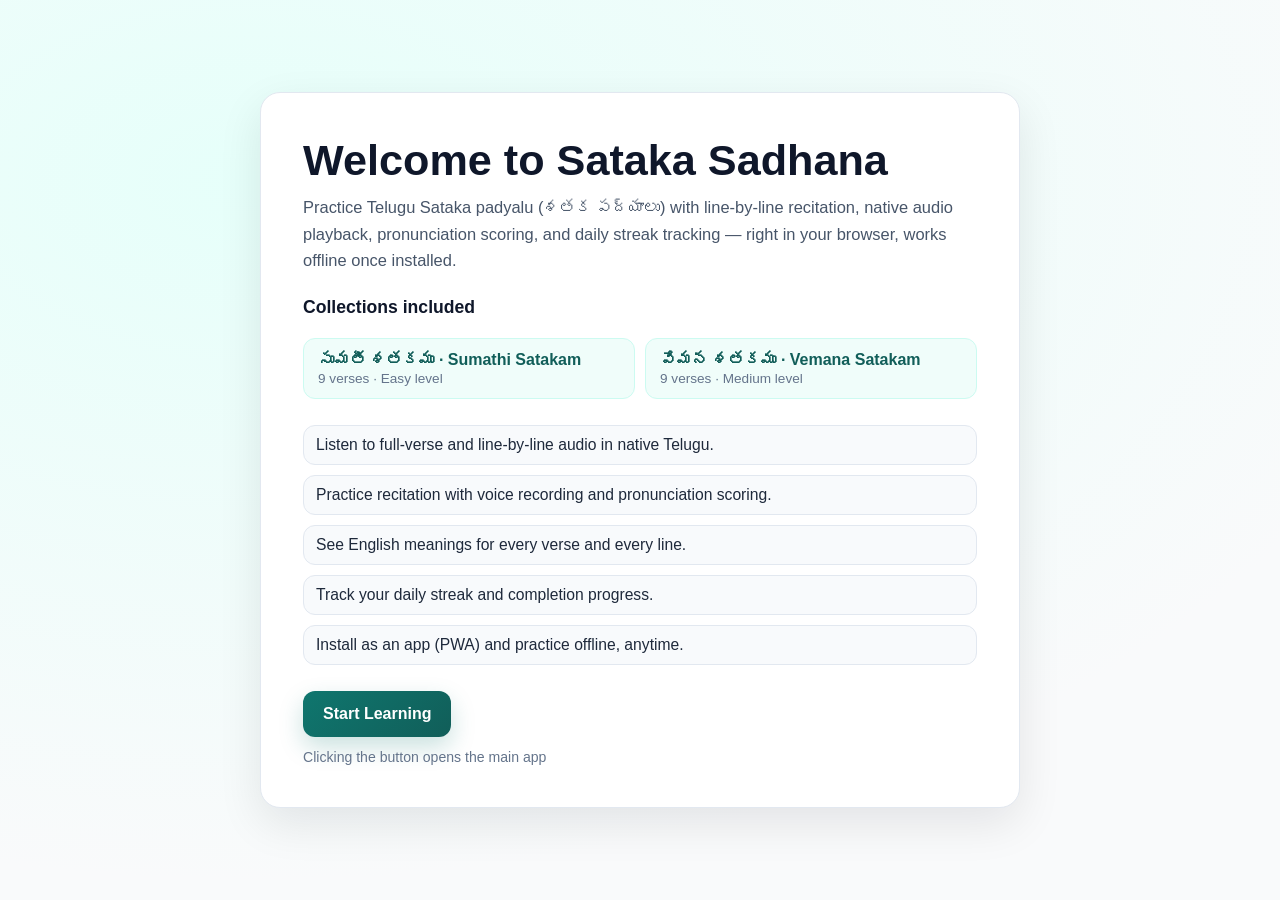
<file: index.html>
<!doctype html>
<html lang="en">
<head>
  <meta charset="utf-8">
  <meta name="viewport" content="width=device-width, initial-scale=1">
  <title>Sataka Sadhana</title>
  <style>
    :root {
      --bg1: #f9fafb;
      --bg2: #e6fffa;
      --ink: #0f172a;
      --muted: #475569;
      --primary: #0f766e;
      --primary-dark: #115e59;
      --card: #ffffff;
      --ring: rgba(15, 118, 110, 0.22);
    }

    * { box-sizing: border-box; }

    body {
      margin: 0;
      min-height: 100vh;
      font-family: "Segoe UI", Tahoma, Geneva, Verdana, sans-serif;
      color: var(--ink);
      background: radial-gradient(1200px 700px at 20% 20%, var(--bg2), var(--bg1));
      display: grid;
      place-items: center;
      padding: 24px;
    }

    .card {
      width: min(760px, 100%);
      background: var(--card);
      border-radius: 20px;
      padding: clamp(20px, 4vw, 42px);
      box-shadow: 0 16px 45px rgba(2, 6, 23, 0.09);
      border: 1px solid #e2e8f0;
    }

    h1 {
      margin: 0 0 8px;
      font-size: clamp(1.7rem, 4vw, 2.7rem);
      line-height: 1.2;
    }

    p {
      margin: 0;
      color: var(--muted);
      line-height: 1.6;
      font-size: 1.03rem;
    }

    .features {
      margin: 20px 0 26px;
      padding: 0;
      list-style: none;
      display: grid;
      gap: 10px;
    }

    .features li {
      background: #f8fafc;
      border: 1px solid #e2e8f0;
      border-radius: 12px;
      padding: 10px 12px;
      color: #1e293b;
      font-size: 0.98rem;
    }

    .cta {
      border: 0;
      border-radius: 12px;
      padding: 14px 20px;
      background: linear-gradient(135deg, var(--primary), var(--primary-dark));
      color: #ffffff;
      font-size: 1rem;
      font-weight: 700;
      cursor: pointer;
      box-shadow: 0 10px 24px var(--ring);
      transition: transform 140ms ease, filter 140ms ease;
    }

    .cta:hover {
      transform: translateY(-1px);
      filter: brightness(1.03);
    }

    .cta:active {
      transform: translateY(0);
    }

    .tiny {
      margin-top: 12px;
      color: #64748b;
      font-size: 0.88rem;
    }

    .collections {
      margin: 20px 0 26px;
      padding: 0;
      list-style: none;
      display: grid;
      grid-template-columns: repeat(auto-fit, minmax(200px, 1fr));
      gap: 10px;
    }

    .collections li {
      background: #f0fdfa;
      border: 1px solid #ccfbf1;
      border-radius: 12px;
      padding: 12px 14px;
    }

    .collections .name {
      font-weight: 700;
      color: var(--primary-dark);
      font-size: 1rem;
    }

    .collections .meta {
      margin-top: 2px;
      color: #64748b;
      font-size: 0.85rem;
    }

    h2 {
      margin: 24px 0 10px;
      font-size: 1.1rem;
      color: var(--ink);
    }
  </style>
</head>
<body>
  <main class="card">
    <h1>Welcome to Sataka Sadhana</h1>
    <p>
      Practice Telugu Sataka padyalu (శతక పద్యాలు) with line-by-line recitation, native audio
      playback, pronunciation scoring, and daily streak tracking &mdash; right in your browser,
      works offline once installed.
    </p>

    <h2>Collections included</h2>
    <ul class="collections">
      <li>
        <div class="name">సుమతీ శతకము &middot; Sumathi Satakam</div>
        <div class="meta">9 verses &middot; Easy level</div>
      </li>
      <li>
        <div class="name">వేమన శతకము &middot; Vemana Satakam</div>
        <div class="meta">9 verses &middot; Medium level</div>
      </li>
    </ul>

    <ul class="features">
      <li>Listen to full-verse and line-by-line audio in native Telugu.</li>
      <li>Practice recitation with voice recording and pronunciation scoring.</li>
      <li>See English meanings for every verse and every line.</li>
      <li>Track your daily streak and completion progress.</li>
      <li>Install as an app (PWA) and practice offline, anytime.</li>
    </ul>

    <button id="enterApp" class="cta" type="button">Start Learning</button>
    <div class="tiny">Clicking the button opens the main app</div>
  </main>

  <script>
    document.getElementById("enterApp").addEventListener("click", function () {
      window.location.href = "./src/home.html";
    });
  </script>
</body>
</html>
</file>
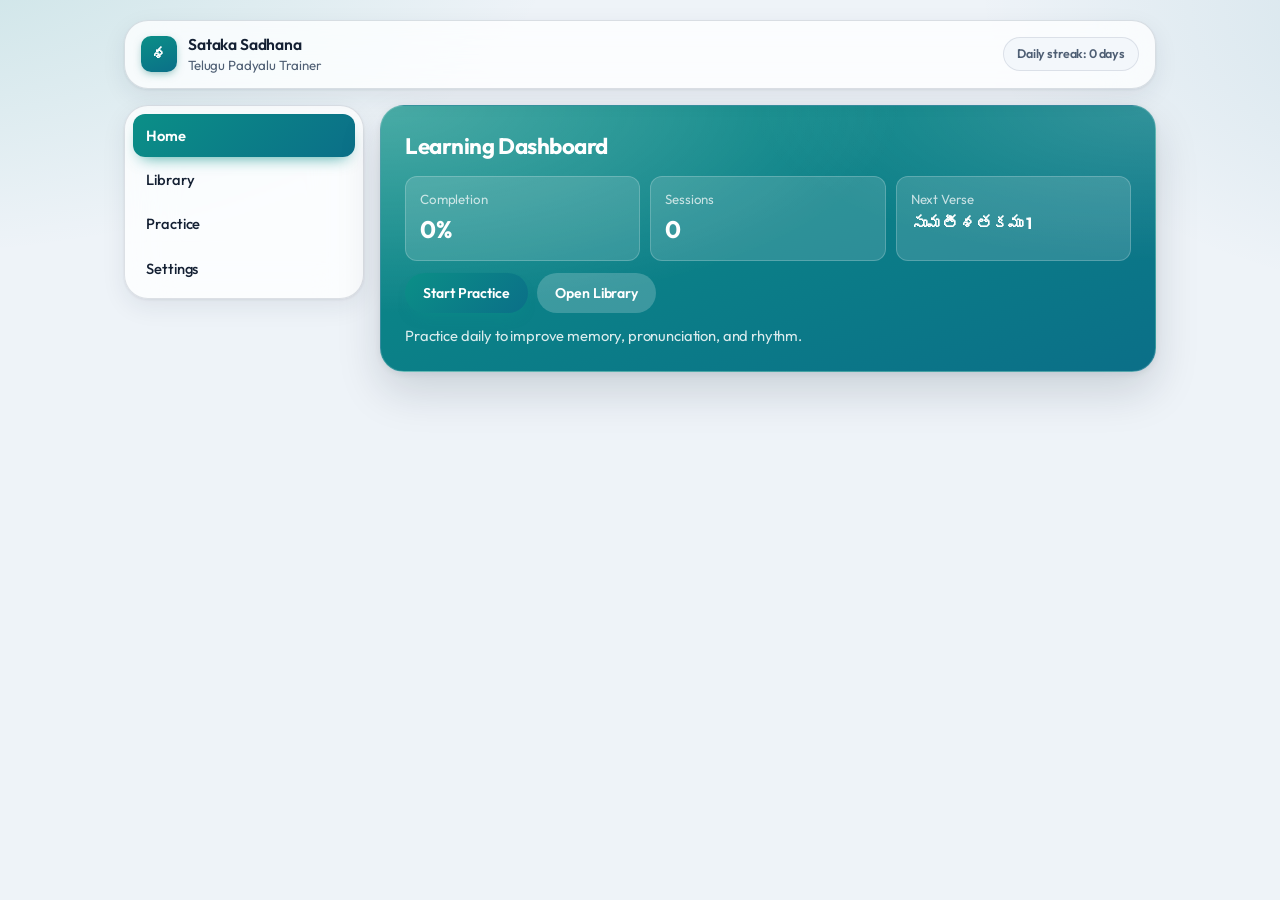
<file: src/index.html>
<!doctype html>
<html lang="te">
<head>
<meta charset="utf-8">
<meta name="viewport" content="width=device-width, initial-scale=1.0, viewport-fit=cover">
<title>Sataka Sadhana App</title>
<link rel="manifest" href="./manifest.webmanifest">
<link rel="icon" href="./icons/icon.svg" type="image/svg+xml">
<link rel="apple-touch-icon" href="./icons/icon.svg">
<meta name="theme-color" content="#0f766e">
<link rel="preconnect" href="https://fonts.googleapis.com">
<link rel="preconnect" href="https://fonts.gstatic.com" crossorigin>
<link href="https://fonts.googleapis.com/css2?family=Noto+Serif+Telugu:wght@400;600;700&family=Outfit:wght@400;500;700&display=swap" rel="stylesheet">
<link rel="stylesheet" href="./css/app.css">
</head>
<body>
<div class="app">
<header class="top">
  <div class="brand"><div class="logo">శ</div><div><strong>Sataka Sadhana</strong><div class="small">Telugu Padyalu Trainer</div></div></div>
  <div id="streak" class="pill">Daily streak: 0 days</div>
</header>
<div class="wrap">
  <aside class="side"><div id="side" class="card"></div></aside>
  <main>
    <section id="v-home" class="card hero"></section>
    <section id="v-prac" class="card hide"></section>
    <section id="v-prog" class="card hide"></section>
    <section id="v-lib" class="card hide"></section>
    <section id="v-set" class="card hide"></section>
  </main>
</div>
</div>
<nav id="bottom" class="bottom"></nav>
<script type="module" src="./js/app.js"></script>
<script>
if ("serviceWorker" in navigator) {
  window.addEventListener("load", () => {
    navigator.serviceWorker.register("./sw.js").catch(() => {});
  });
}
</script>
</body>
</html>
</file>
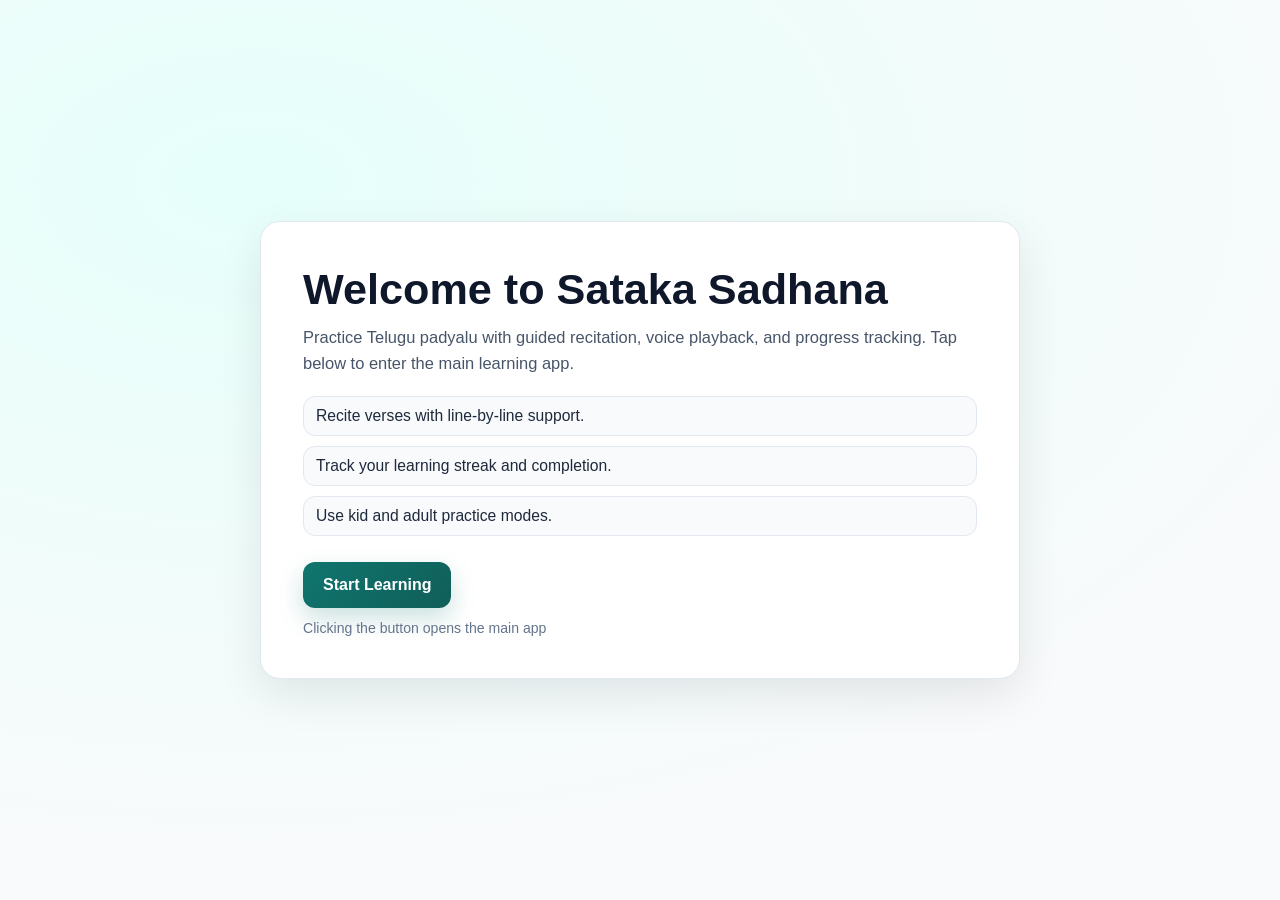
<file: src/landing/index.html>
<!doctype html>
<html lang="en">
<head>
  <meta charset="utf-8">
  <meta name="viewport" content="width=device-width, initial-scale=1">
  <title>Sataka Sadhana</title>
  <style>
    :root {
      --bg1: #f9fafb;
      --bg2: #e6fffa;
      --ink: #0f172a;
      --muted: #475569;
      --primary: #0f766e;
      --primary-dark: #115e59;
      --card: #ffffff;
      --ring: rgba(15, 118, 110, 0.22);
    }

    * { box-sizing: border-box; }

    body {
      margin: 0;
      min-height: 100vh;
      font-family: "Segoe UI", Tahoma, Geneva, Verdana, sans-serif;
      color: var(--ink);
      background: radial-gradient(1200px 700px at 20% 20%, var(--bg2), var(--bg1));
      display: grid;
      place-items: center;
      padding: 24px;
    }

    .card {
      width: min(760px, 100%);
      background: var(--card);
      border-radius: 20px;
      padding: clamp(20px, 4vw, 42px);
      box-shadow: 0 16px 45px rgba(2, 6, 23, 0.09);
      border: 1px solid #e2e8f0;
    }

    h1 {
      margin: 0 0 8px;
      font-size: clamp(1.7rem, 4vw, 2.7rem);
      line-height: 1.2;
    }

    p {
      margin: 0;
      color: var(--muted);
      line-height: 1.6;
      font-size: 1.03rem;
    }

    .features {
      margin: 20px 0 26px;
      padding: 0;
      list-style: none;
      display: grid;
      gap: 10px;
    }

    .features li {
      background: #f8fafc;
      border: 1px solid #e2e8f0;
      border-radius: 12px;
      padding: 10px 12px;
      color: #1e293b;
      font-size: 0.98rem;
    }

    .cta {
      border: 0;
      border-radius: 12px;
      padding: 14px 20px;
      background: linear-gradient(135deg, var(--primary), var(--primary-dark));
      color: #ffffff;
      font-size: 1rem;
      font-weight: 700;
      cursor: pointer;
      box-shadow: 0 10px 24px var(--ring);
      transition: transform 140ms ease, filter 140ms ease;
    }

    .cta:hover {
      transform: translateY(-1px);
      filter: brightness(1.03);
    }

    .cta:active {
      transform: translateY(0);
    }

    .tiny {
      margin-top: 12px;
      color: #64748b;
      font-size: 0.88rem;
    }
  </style>
</head>
<body>
  <main class="card">
    <h1>Welcome to Sataka Sadhana</h1>
    <p>
      Practice Telugu padyalu with guided recitation, voice playback, and progress tracking.
      Tap below to enter the main learning app.
    </p>

    <ul class="features">
      <li>Recite verses with line-by-line support.</li>
      <li>Track your learning streak and completion.</li>
      <li>Use kid and adult practice modes.</li>
    </ul>

    <button id="enterApp" class="cta" type="button">Start Learning</button>
    <div class="tiny">Clicking the button opens the main app</div>
  </main>

  <script>
    document.getElementById("enterApp").addEventListener("click", function () {
      window.location.href = "/";
    });
  </script>
</body>
</html>
</file>
<file: src/css/app.css>
:root{
  --bg:#eef3f8;
  --card:rgba(255,255,255,.78);
  --card-solid:#ffffff;
  --card-sunken:#f3f7fb;
  --text:#142033;
  --muted:#4f5f74;
  --muted2:#728196;
  --hairline:rgba(41,61,91,.12);
  --hairline-strong:rgba(41,61,91,.25);
  --brand:#0b8f87;
  --brand2:#0b6f88;
  --accent:#0a8fa2;
  --warn:#ff3b30;
  --gold:#e0aa00;
  --hero-1:var(--brand);
  --hero-2:var(--brand2);
  --bg-glow-1:rgba(11,143,135,.18);
  --bg-glow-2:rgba(11,111,136,.14);
  --r-lg:24px;
  --r:17px;
  --r-sm:12px;
  --s-1:0 1px 2px rgba(22,36,58,.06);
  --s-2:0 8px 24px rgba(22,36,58,.08),0 1px 3px rgba(22,36,58,.08);
  --s-3:0 20px 44px rgba(7,27,49,.15),0 2px 8px rgba(7,27,49,.08);
  --blur:24px;
  --ease:cubic-bezier(.2,.8,.2,1);
}
@media (prefers-color-scheme:dark){
  :root:not([data-theme="light"]){
    --bg:#000000;
    --card:rgba(30,30,32,.68);
    --card-solid:#1c1c1e;
    --card-sunken:#242426;
    --text:#f5f5f7;
    --muted:#98989f;
    --muted2:#8e8e93;
    --hairline:rgba(120,120,128,.28);
    --hairline-strong:rgba(140,140,148,.4);
    --brand:#2dd4bf;
    --brand2:#0f766e;
    --accent:#35d6c3;
    --hero-1:#146b64;
    --hero-2:#0d4a45;
    --gold:#f2c94c;
    --s-1:0 1px 1px rgba(0,0,0,.3);
    --s-2:0 1px 2px rgba(0,0,0,.35),0 6px 18px rgba(0,0,0,.4);
    --s-3:0 2px 8px rgba(0,0,0,.4),0 20px 48px rgba(0,0,0,.55);
  }
}
:root[data-theme="dark"]{
  --bg:#000000;
  --card:rgba(30,30,32,.68);
  --card-solid:#1c1c1e;
  --card-sunken:#242426;
  --text:#f5f5f7;
  --muted:#98989f;
  --muted2:#8e8e93;
  --hairline:rgba(120,120,128,.28);
  --hairline-strong:rgba(140,140,148,.4);
  --brand:#2dd4bf;
  --brand2:#0f766e;
  --accent:#35d6c3;
  --hero-1:#146b64;
  --hero-2:#0d4a45;
  --gold:#f2c94c;
  --s-1:0 1px 1px rgba(0,0,0,.3);
  --s-2:0 1px 2px rgba(0,0,0,.35),0 6px 18px rgba(0,0,0,.4);
  --s-3:0 2px 8px rgba(0,0,0,.4),0 20px 48px rgba(0,0,0,.55);
}

:root[data-ui-theme="calm"]{
  --bg:#eef3f8;
  --card:rgba(255,255,255,.78);
  --card-solid:#ffffff;
  --card-sunken:#f3f7fb;
  --text:#142033;
  --muted:#4f5f74;
  --muted2:#728196;
  --hairline:rgba(41,61,91,.12);
  --hairline-strong:rgba(41,61,91,.25);
  --brand:#0b8f87;
  --brand2:#0b6f88;
  --accent:#0a8fa2;
  --hero-1:#0b8f87;
  --hero-2:#0b6f88;
  --bg-glow-1:rgba(11,143,135,.18);
  --bg-glow-2:rgba(11,111,136,.14);
  --s-1:0 1px 2px rgba(22,36,58,.06);
  --s-2:0 8px 24px rgba(22,36,58,.08),0 1px 3px rgba(22,36,58,.08);
  --s-3:0 20px 44px rgba(7,27,49,.15),0 2px 8px rgba(7,27,49,.08);
}

:root[data-ui-theme="bold"]{
  --bg:#f4f7ff;
  --card:rgba(255,255,255,.9);
  --card-solid:#ffffff;
  --card-sunken:#eef2ff;
  --text:#1c1b3a;
  --muted:#5b5a85;
  --muted2:#7d7ca8;
  --hairline:rgba(69,76,191,.18);
  --hairline-strong:rgba(69,76,191,.32);
  --brand:#4b50f0;
  --brand2:#ef7a2d;
  --accent:#ff6f61;
  --hero-1:#3f49d7;
  --hero-2:#ef7a2d;
  --bg-glow-1:rgba(75,80,240,.2);
  --bg-glow-2:rgba(239,122,45,.2);
  --s-1:0 2px 3px rgba(46,53,124,.08);
  --s-2:0 10px 26px rgba(56,63,156,.16),0 2px 6px rgba(56,63,156,.1);
  --s-3:0 24px 50px rgba(56,63,156,.22),0 4px 12px rgba(56,63,156,.12);
}

:root[data-ui-theme="minimal"]{
  --bg:#f7f7f5;
  --card:rgba(255,255,255,.85);
  --card-solid:#ffffff;
  --card-sunken:#f2f2ef;
  --text:#1f1f1a;
  --muted:#636357;
  --muted2:#7a7a6d;
  --hairline:rgba(58,58,41,.13);
  --hairline-strong:rgba(58,58,41,.26);
  --brand:#1f6f5b;
  --brand2:#2f4f6f;
  --accent:#2f4f6f;
  --hero-1:#234e43;
  --hero-2:#2f4f6f;
  --bg-glow-1:rgba(31,111,91,.12);
  --bg-glow-2:rgba(47,79,111,.12);
  --s-1:0 1px 2px rgba(42,42,30,.06);
  --s-2:0 8px 20px rgba(42,42,30,.1),0 1px 3px rgba(42,42,30,.08);
  --s-3:0 18px 36px rgba(42,42,30,.14),0 2px 8px rgba(42,42,30,.08);
}

*{box-sizing:border-box;-webkit-tap-highlight-color:transparent}
html,body{margin:0;padding:0;min-height:100%}
body{
  font-family:-apple-system,BlinkMacSystemFont,"SF Pro Text","SF Pro Display",Outfit,"Segoe UI",sans-serif;
  color:var(--text);
  background:
    radial-gradient(1200px 600px at -10% -10%, var(--bg-glow-1), transparent 58%),
    radial-gradient(900px 500px at 120% 0%, var(--bg-glow-2), transparent 62%),
    var(--bg);
  -webkit-font-smoothing:antialiased;
  letter-spacing:-.01em;
  font-size:15px;
  line-height:1.45;
}
h1,h2,h3,h4{margin:0;letter-spacing:-.02em}
h3{font-size:1.3rem;font-weight:700}
h4{font-size:1rem;font-weight:600}

.app{max-width:1080px;margin:auto;padding:16px 14px calc(116px + env(safe-area-inset-bottom, 0px));display:grid;gap:16px}

.top{
  background:var(--card);
  -webkit-backdrop-filter:blur(var(--blur)) saturate(1.6);
  backdrop-filter:blur(var(--blur)) saturate(1.6);
  border:1px solid rgba(41,61,91,.16);
  border-radius:var(--r-lg);
  box-shadow:var(--s-2);
  padding:12px 16px;
  display:flex;justify-content:space-between;align-items:center;
  position:sticky;top:8px;z-index:10;
}
.brand{display:flex;gap:11px;align-items:center}
.logo{width:36px;height:36px;border-radius:10px;background:linear-gradient(160deg,var(--brand),var(--brand2));color:#fff;display:grid;place-items:center;font-weight:700;font-size:1rem;box-shadow:0 3px 8px -2px rgba(15,118,110,.5)}
.brand strong{font-weight:600;font-size:.98rem;display:block;letter-spacing:-.01em}
.small{color:var(--muted);font-size:.83rem;line-height:1.5}
.pill{background:var(--card-sunken);border:1px solid var(--hairline);border-radius:999px;padding:7px 13px;font-size:.78rem;font-weight:600;color:var(--muted);white-space:nowrap}

.wrap{display:grid;gap:16px}
.side{display:none}
.card{
  background:var(--card);
  -webkit-backdrop-filter:blur(var(--blur)) saturate(1.6);
  backdrop-filter:blur(var(--blur)) saturate(1.6);
  border:1px solid rgba(41,61,91,.15);
  border-radius:var(--r-lg);
  box-shadow:var(--s-2);
  padding:10px;
}
.side .card{padding:8px}
.side-nav{display:grid;gap:1px}
.nav-button{
  width:100%;text-align:left;background:transparent;color:var(--text);
  padding:11px 13px;border-radius:var(--r-sm);border:0;font-weight:500;font-size:.92rem;
  transition:background .15s var(--ease),color .15s var(--ease);
}
.nav-button:hover{background:rgba(11,143,135,.1)}
.nav-button.active{background:linear-gradient(135deg,var(--brand),var(--brand2));color:#fff;font-weight:600;box-shadow:0 8px 16px -8px rgba(11,143,135,.8)}

.hero{
  background:
    radial-gradient(120% 140% at 0% 0%,rgba(255,255,255,.26),transparent 56%),
    radial-gradient(90% 100% at 100% 0%, rgba(255,255,255,.16), transparent 58%),
    linear-gradient(160deg,var(--hero-1) 0%,var(--hero-2) 100%);
  color:#fff;
  border:1px solid rgba(255,255,255,.18);
  box-shadow:var(--s-3);
}
.hero h3{font-size:1.4rem}
.hero p{margin:10px 0 0;color:rgba(255,255,255,.85);font-size:.92rem;max-width:46ch}
.hero .btn2{background:rgba(255,255,255,.2);color:#fff}
.hero .btn2:hover{background:rgba(255,255,255,.3)}

.row{display:grid;gap:10px;margin-top:14px}
.kpi{background:rgba(255,255,255,.14);border:1px solid rgba(255,255,255,.2);border-radius:var(--r-sm);padding:13px 14px}
.kpi .small{color:rgba(255,255,255,.72)}
.kpi b{display:block;margin-top:2px;font-size:1.5rem;font-weight:700;color:#fff;letter-spacing:-.02em}

.controls{display:flex;flex-wrap:wrap;gap:9px;margin:12px 0}
input,select,button{font:inherit}
input,select{
  border:1px solid var(--hairline);
  background:var(--card-sunken);
  color:var(--text);
  border-radius:var(--r-sm);
  padding:11px 13px;
  min-width:190px;
  transition:border-color .15s var(--ease),box-shadow .15s var(--ease);
}
input:focus,select:focus{outline:none;border-color:var(--accent);box-shadow:0 0 0 3px color-mix(in srgb,var(--accent) 22%,transparent)}
input::placeholder{color:var(--muted2)}

button{
  border:0;border-radius:999px;padding:10px 18px;
  font-weight:600;font-size:.88rem;cursor:pointer;
  transition:transform .1s var(--ease),filter .15s var(--ease),opacity .15s var(--ease);
  letter-spacing:-.005em;
}
button:active{transform:scale(.96)}
button:disabled{opacity:.38;cursor:not-allowed}
button:not(:disabled):hover{filter:brightness(1.06)}

.btn{background:linear-gradient(135deg,var(--brand),var(--brand2));color:#fff;box-shadow:0 8px 16px -10px rgba(11,143,135,.85)}
.btn2{background:rgba(11,143,135,.13);color:var(--brand)}
.btn3{background:transparent;color:var(--muted);border:1px solid var(--hairline-strong)}
.btnw{background:var(--warn);color:#fff;box-shadow:0 2px 6px -1px rgba(255,59,48,.4)}

.theme-choice{display:inline-flex;align-items:center;gap:8px}
.theme-swatch{
  width:18px;height:18px;border-radius:999px;flex:0 0 18px;
  border:1px solid rgba(255,255,255,.55);
  box-shadow:0 0 0 1px rgba(15,23,42,.12),0 2px 6px rgba(15,23,42,.15);
}
.swatch-calm{background:linear-gradient(135deg,#0b8f87,#0b6f88)}
.swatch-bold{background:linear-gradient(135deg,#4b50f0,#ef7a2d)}
.swatch-minimal{background:linear-gradient(135deg,#1f6f5b,#2f4f6f)}

.list{display:grid;gap:10px}
.lib-header{display:flex;align-items:center;justify-content:space-between;gap:10px}
.filter-toggle{
  display:inline-grid;place-items:center;
  width:42px;height:42px;padding:0;
  border:1px solid var(--hairline-strong);
  background:var(--card-sunken);
  color:var(--brand);
  border-radius:999px;
  box-shadow:var(--s-1);
  flex:0 0 42px;
}
.filter-toggle svg{width:18px;height:18px;display:block;fill:currentColor}
.filter-toggle:hover{border-color:var(--accent);filter:brightness(1.04)}
.filters-panel{
  margin-top:12px;
  padding:14px;
  border:1px solid var(--hairline);
  border-radius:var(--r);
  background:var(--card-sunken);
}
.filters-panel .controls{margin-top:0}
.filters-panel .chip-row{margin-bottom:0}
.it{
   background:var(--card-solid); border:1px solid var(--hairline);border-radius:var(--r);padding:16px ;
  box-shadow:var(--s-1);
  transition:box-shadow .25s var(--ease),border-color .25s var(--ease); 
}
.it h4{margin:0 0 7px;font-weight:650;font-size:1.02rem}
.it p{margin:0;font-family:"Noto Serif Telugu",serif;line-height:1.75;font-size:1.02rem}
.poem-first-word{color:#ea580c;font-weight:bolder}
.it.playing{
  border-color:var(--accent);
  box-shadow:0 0 0 3px color-mix(in srgb,var(--accent) 30%,transparent),var(--s-2);
}
.it.playing .lib-listen{background:var(--accent);color:#fff;border-color:transparent}
.ch{display:inline-block;font-size:.68rem;font-weight:700;letter-spacing:.03em;text-transform:uppercase;padding:4px 9px;border-radius:999px;background:rgba(11,143,135,.16);color:#0b6f88;margin-bottom:9px}

.it-tags{display:flex;flex-wrap:wrap;align-items:center;gap:6px;margin-bottom:9px}
.it-tags .ch{margin-bottom:0}
.diff-pill,.best-pill,.done-pill{
  display:inline-block;font-size:.68rem;font-weight:700;letter-spacing:.02em;
  padding:4px 9px;border-radius:999px;white-space:nowrap;
}
.diff-easy{background:rgba(34,197,94,.16);color:#15803d}
.diff-medium{background:rgba(234,179,8,.18);color:#a16207}
.diff-hard{background:rgba(239,68,68,.16);color:#b91c1c}
.best-pill{background:rgba(234,179,8,.18);color:#a16207}
.done-pill{background:rgba(11,143,135,.18);color:var(--brand2)}
.it-meta{margin-top:4px}

.chip-row{display:flex;flex-wrap:wrap;gap:8px;margin:10px 0}
.chip{
  border:1px solid var(--hairline-strong);background:var(--card-sunken);color:var(--muted);
  padding:8px 14px;border-radius:999px;font-size:.82rem;font-weight:600;cursor:pointer;
  transition:background .15s var(--ease),color .15s var(--ease),border-color .15s var(--ease);
}
.chip:hover{border-color:var(--accent)}
.chip-on{background:linear-gradient(135deg,var(--brand),var(--brand2));color:#fff;border-color:transparent}

.g-grid{display:grid;gap:10px;grid-template-columns:repeat(2,minmax(0,1fr));margin-top:12px}
.g{background:var(--card-sunken);border:1px solid var(--hairline);border-radius:var(--r-sm);padding:12px 13px}
.g .hd{display:flex;justify-content:space-between;font-size:.82rem;color:var(--muted);margin-bottom:7px;font-weight:500}
.g .hd b{color:var(--text);font-weight:700}
.g .bar{height:6px;background:rgba(118,118,128,.14);border-radius:999px;overflow:hidden}
.g .fill{height:100%;background:linear-gradient(90deg,var(--brand),var(--brand2));border-radius:999px;transition:width .4s var(--ease)}

.mono{font-family:ui-monospace,"SF Mono",Consolas,monospace}
.hide{display:none}

.bottom{
  position:fixed;left:50%;transform:translateX(-50%);bottom:calc(8px + env(safe-area-inset-bottom, 0px));
  width:min(720px,calc(100% - 18px));
  background:var(--card);
  border:1px solid var(--hairline);
  border-radius:22px;
  box-shadow:var(--s-3);
  display:grid;grid-template-columns:repeat(var(--nav-count,4),1fr);
  gap:4px;
  padding:8px;
  -webkit-backdrop-filter:blur(var(--blur)) saturate(1.6);
  backdrop-filter:blur(var(--blur)) saturate(1.6);
}
.bottom button{background:transparent;color:var(--muted2);padding:10px 6px;font-size:.72rem;border-radius:14px;font-weight:600;box-shadow:none}
.bottom .on{background:rgba(11,143,135,.14);color:var(--brand);font-weight:700}

@media (max-width:640px){
  .top{
    padding:8px 10px;
    border-radius:18px;
    top:6px;
  }
  .brand{gap:8px}
  .logo{
    width:32px;
    height:32px;
    border-radius:9px;
    font-size:.95rem;
  }
  .brand strong{
    font-size:.92rem;
    line-height:1.1;
  }
  .brand .small{display:none}
  #streak{display:none}
  .lib-header h3{font-size:1.12rem}
  .filter-toggle{width:40px;height:40px;flex-basis:40px}
  .filters-panel{padding:12px}
}

@media (max-width:640px){.g-grid{grid-template-columns:1fr}}
@media (min-width:900px){
  .app{padding:20px 24px}
  .wrap{grid-template-columns:240px 1fr;align-items:start}
  .side{display:block;position:sticky;top:78px}
  .bottom{display:none}
  .row{grid-template-columns:repeat(3,1fr)}
  .card{padding:24px}
  .it{padding:18px 20px}
}

.player{background:var(--card-sunken);border:1px solid var(--hairline);border-radius:var(--r-sm);padding:12px 13px;margin:10px 0}
.rate-group{display:inline-flex;gap:4px;background:var(--card-solid);border:1px solid var(--hairline);border-radius:999px;padding:3px}
.rate-btn{background:transparent;border:0;color:var(--muted);padding:6px 11px;font-size:.78rem;font-weight:700;border-radius:999px;box-shadow:none}
.rate-btn.rate-on{background:linear-gradient(135deg,var(--brand),var(--brand2));color:#fff}
.player-bar{height:8px;background:rgba(118,118,128,.16);border-radius:999px;overflow:hidden;cursor:pointer;margin-top:2px}
.player-fill{height:100%;background:linear-gradient(90deg,var(--brand),var(--brand2));border-radius:999px;transition:width .1s linear}
.player-time{display:flex;justify-content:space-between;margin-top:6px;font-family:ui-monospace,"SF Mono",Consolas,monospace}

.waveform{
  display:flex;align-items:center;justify-content:center;gap:2px;
  height:48px;padding:0 4px;margin-top:8px;
  background:rgba(239,68,68,.08);border:1px solid rgba(239,68,68,.18);border-radius:var(--r-sm);
}
.wave-bar{
  flex:1 1 0;max-width:6px;min-height:6px;border-radius:3px;
  background:linear-gradient(180deg,#ef4444,#f87171);
  transition:height .1s ease-out;
}
.waveform-live .wave-bar{animation:pulseOpacity 1.2s ease-in-out infinite}
@keyframes pulseOpacity{0%,100%{opacity:.85}50%{opacity:1}}
.rec-status{display:flex;align-items:center;gap:8px}
.rec-live{color:#dc2626;font-weight:700;display:inline-flex;align-items:center;gap:5px}
.rec-live::before{content:"";width:8px;height:8px;border-radius:999px;background:#ef4444;animation:recBlink 1s ease-in-out infinite}
@keyframes recBlink{0%,100%{opacity:1}50%{opacity:.25}}

.verse-lines{display:grid;gap:8px;margin-top:10px}
.line-row{
  display:flex;flex-wrap:wrap;align-items:flex-start;gap:10px;
  background:var(--card-sunken);border:1px solid var(--hairline);
  border-radius:var(--r-sm);padding:12px 13px;position:relative;z-index:0;
  transition:border-color .15s var(--ease);
}
.line-row:hover{border-color:var(--hairline-strong)}
.line-text{margin:0;flex:1;min-width:0;font-family:"Noto Serif Telugu",serif;line-height:1.75;font-size:1.02rem}
.line-meaning{margin-top:5px;flex-basis:100%;width:100%;color:var(--muted);font-size:.86rem}
.line-listen{background:var(--card-solid);border:1px solid var(--hairline);color:var(--brand);padding:6px 10px;font-size:1rem;flex-shrink:0;position:relative;z-index:1;cursor:pointer;border-radius:999px;box-shadow:var(--s-1)}
.kid-only{display:none}

@media (prefers-reduced-motion:no-preference){
  .card,.it,.line-row{animation:fadeUp .34s var(--ease)}
}

@keyframes fadeUp{
  from{opacity:.01;transform:translateY(6px)}
  to{opacity:1;transform:translateY(0)}
}

body.kid-mode .kid-hide{display:none}
body.kid-mode .kid-only{display:block}
body.kid-mode .line-text{font-size:1.35rem;line-height:1.9}
body.kid-mode .line-meaning{font-size:1.02rem;color:var(--brand);font-weight:600}
body.kid-mode .it p,body.kid-mode .it h4{font-size:1.08rem}
body.kid-mode .line-listen{font-size:1.2rem;padding:8px 12px}
</file>
